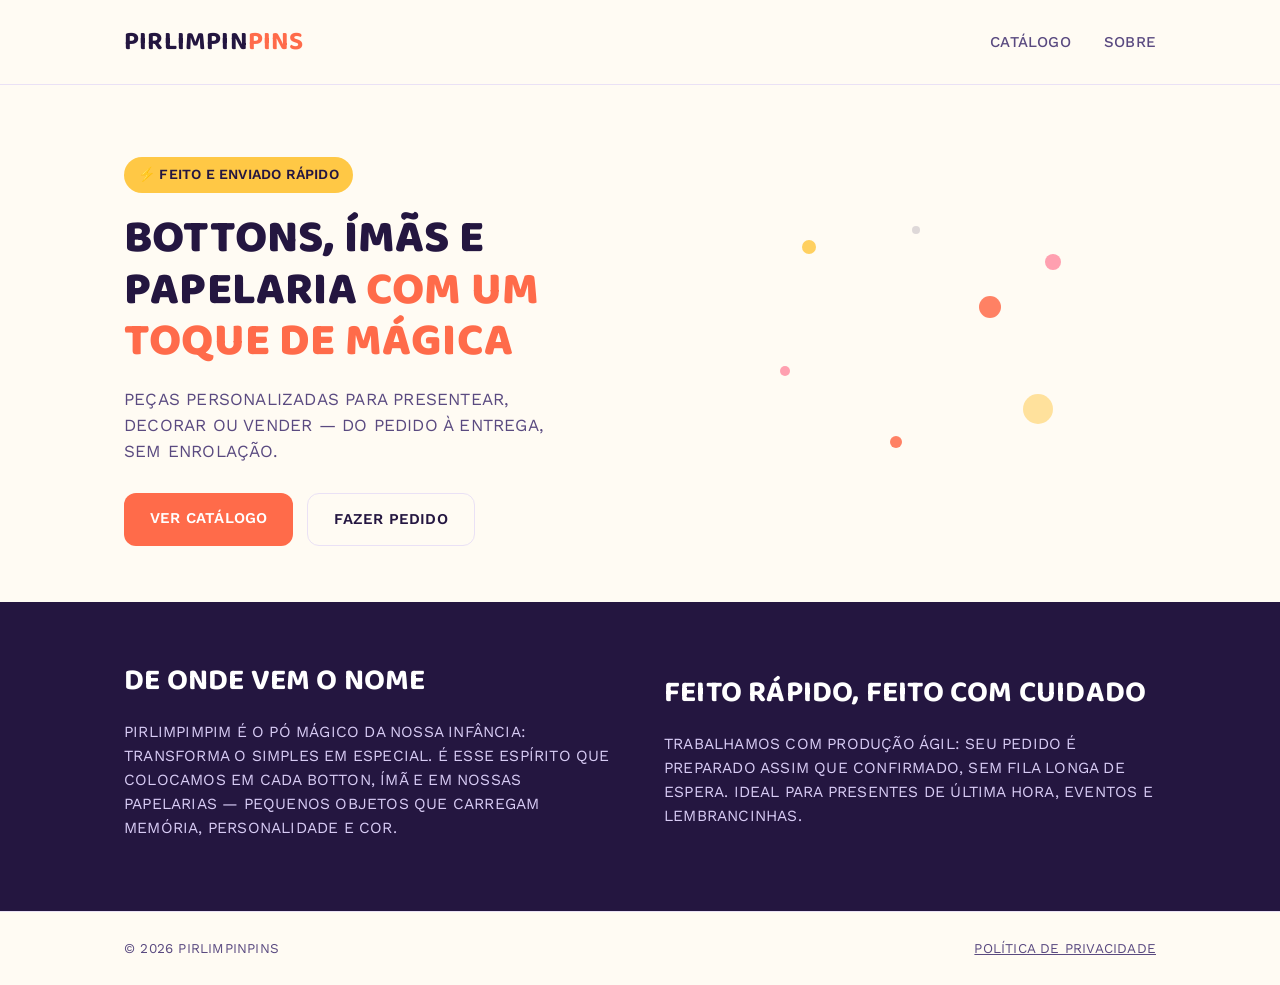
<file: index.html>
<!DOCTYPE html>
<html lang="pt-BR">
<head>
<meta charset="UTF-8">
<meta name="viewport" content="width=device-width, initial-scale=1.0">
<title>Pirlimpinpins — Bottons, ímãs e papelaria personalizadas</title>
<meta name="description" content="Bottons, ímãs de geladeira e papelaria personalizadas, feitos rápido e com capricho. Peça pelo WhatsApp.">
<link rel="stylesheet" href="style.css?v=__VERSION__">
</head>
<body>

<header>
  <div class="wrap">
    <div class="brand">Pirlimpin<span>pins</span></div>
    <nav>
      <a href="catalogo.html">Catálogo</a>
      <a href="#sobre">Sobre</a>
    </nav>
  </div>
</header>

<section class="hero">
  <div class="wrap">
    <div>
      <div class="badge-fast">⚡ Feito e enviado rápido</div>
      <h1>Bottons, ímãs e papelaria <em>com um toque de mágica</em></h1>
      <p class="lead">Peças personalizadas para presentear, decorar ou vender — do pedido à entrega, sem enrolação.</p>
      <div class="hero-actions">
        <a href="catalogo.html" class="btn btn-primary">Ver catálogo</a>
        <a href="#" class="btn btn-ghost whatsapp-generic" target="_blank" rel="noopener">Fazer pedido</a>
      </div>
    </div>
    <div class="dust" aria-hidden="true">
      <span style="width:14px;height:14px;background:var(--gold);top:10%;left:20%;"></span>
      <span style="width:22px;height:22px;background:var(--coral);top:30%;left:60%;"></span>
      <span style="width:10px;height:10px;background:var(--pink);top:55%;left:15%;"></span>
      <span style="width:30px;height:30px;background:var(--gold);top:65%;left:70%;opacity:0.5;"></span>
      <span style="width:16px;height:16px;background:var(--pink);top:15%;left:75%;"></span>
      <span style="width:12px;height:12px;background:var(--coral);top:80%;left:40%;"></span>
      <span style="width:8px;height:8px;background:var(--ink);top:5%;left:45%;opacity:0.15;"></span>
    </div>
  </div>
</section>

<section class="sobre" id="sobre">
  <div class="wrap">
    <div>
      <h2>De onde vem o nome</h2>
      <p>Pirlimpimpim é o pó mágico da nossa infância: transforma o simples em especial. É esse espírito que colocamos em cada botton, ímã e em nossas papelarias — pequenos objetos que carregam memória, personalidade e cor.</p>
    </div>
    <div>
      <h2>Feito rápido, feito com cuidado</h2>
      <p>Trabalhamos com produção ágil: seu pedido é preparado assim que confirmado, sem fila longa de espera. Ideal para presentes de última hora, eventos e lembrancinhas.</p>
    </div>
  </div>
</section>

<footer>
  <div class="wrap">
    <span>© <span id="ano"></span> Pirlimpinpins</span>
    <a href="privacidade.html">Política de privacidade</a>
  </div>
</footer>

<script src="app.js?v=__VERSION__"></script>
</body>
</html>
</file>
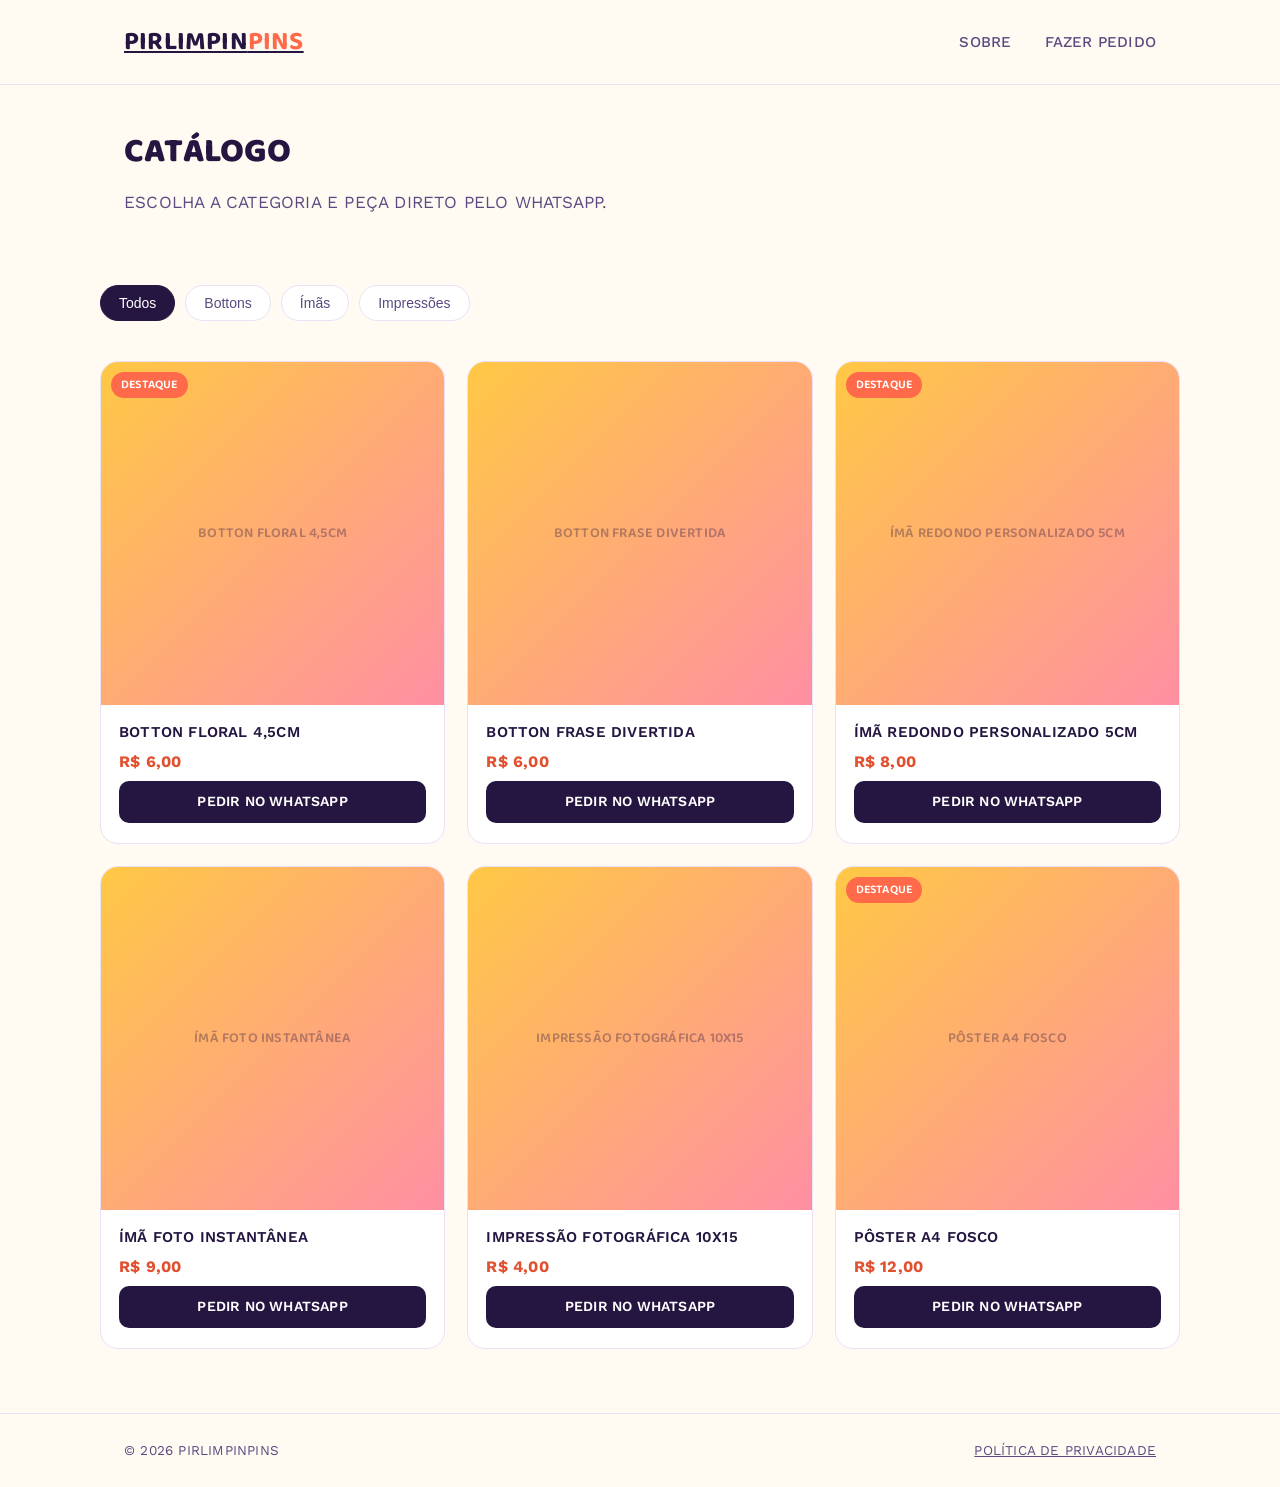
<file: catalogo.html>
<!DOCTYPE html>
<html lang="pt-BR">
<head>
<meta charset="UTF-8">
<meta name="viewport" content="width=device-width, initial-scale=1.0">
<title>Catálogo — Pirlimpinpins</title>
<meta name="description" content="Catálogo de bottons, ímãs de geladeira e impressões personalizadas da Pirlimpinpins.">
<link rel="stylesheet" href="style.css">
</head>
<body>

<header>
  <div class="wrap">
    <a class="brand" href="index.html">Pirlimpin<span>pins</span></a>
    <nav>
      <a href="index.html#sobre">Sobre</a>
      <a href="#" class="whatsapp-generic" target="_blank" rel="noopener">Fazer pedido</a>
    </nav>
  </div>
</header>

<section class="hero" style="padding:48px 0 12px;">
  <div class="wrap" style="display:block;">
    <h1 style="font-size:34px; max-width:none;">Catálogo</h1>
    <p class="lead" style="max-width:520px;">Escolha a categoria e peça direto pelo WhatsApp.</p>
  </div>
</section>

<section class="categorias wrap">
  <div class="tabs" id="tabs">
    <button class="tab active" data-cat="todos">Todos</button>
    <button class="tab" data-cat="bottons">Bottons</button>
    <button class="tab" data-cat="imas">Ímãs</button>
    <button class="tab" data-cat="impressoes">Impressões</button>
  </div>
</section>

<section class="catalogo wrap">
  <div class="grid" id="grid">
    <!-- produtos inseridos via JS a partir de produtos.json -->
  </div>
</section>

<footer>
  <div class="wrap">
    <span>© <span id="ano"></span> Pirlimpinpins</span>
    <a href="privacidade.html">Política de privacidade</a>
  </div>
</footer>

<script src="app.js"></script>
</body>
</html>
</file>
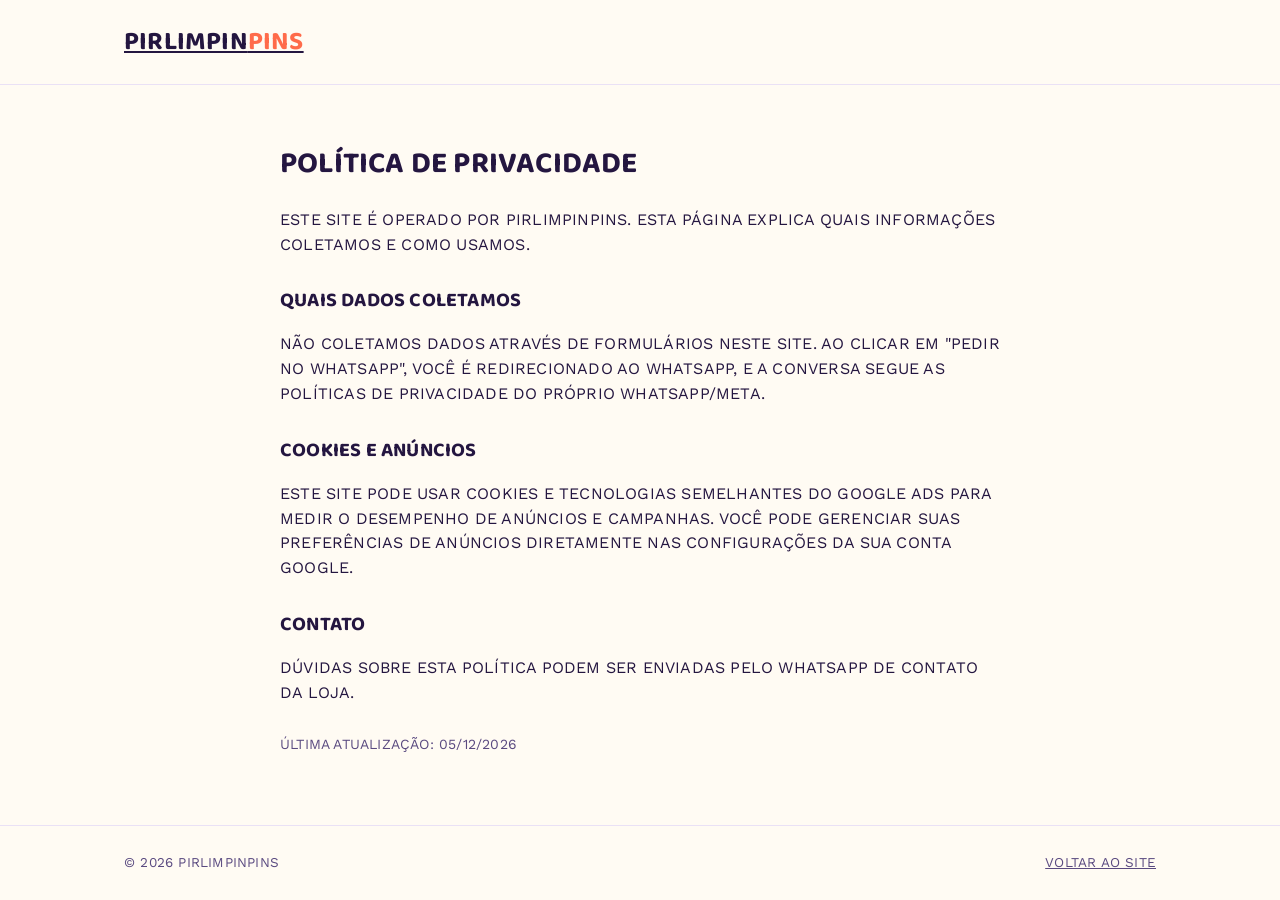
<file: privacidade.html>
<!DOCTYPE html>
<html lang="pt-BR">
<head>
<meta charset="UTF-8">
<meta name="viewport" content="width=device-width, initial-scale=1.0">
<title>Política de Privacidade — Pirlimpinpins</title>
<link rel="stylesheet" href="style.css">
</head>
<body>
<header>
  <div class="wrap">
    <a class="brand" href="index.html">Pirlimpin<span>pins</span></a>
  </div>
</header>

<section class="wrap" style="padding:56px 0; max-width:720px;">
  <h1 style="font-size:30px; margin-bottom:20px;">Política de Privacidade</h1>
  <p>Este site é operado por Pirlimpinpins. Esta página explica quais informações coletamos e como usamos.</p>

  <h2 style="font-size:20px; margin-top:28px;">Quais dados coletamos</h2>
  <p>Não coletamos dados através de formulários neste site. Ao clicar em "Pedir no WhatsApp", você é redirecionado ao WhatsApp, e a conversa segue as políticas de privacidade do próprio WhatsApp/Meta.</p>

  <h2 style="font-size:20px; margin-top:28px;">Cookies e anúncios</h2>
  <p>Este site pode usar cookies e tecnologias semelhantes do Google Ads para medir o desempenho de anúncios e campanhas. Você pode gerenciar suas preferências de anúncios diretamente nas configurações da sua conta Google.</p>

  <h2 style="font-size:20px; margin-top:28px;">Contato</h2>
  <p>Dúvidas sobre esta política podem ser enviadas pelo WhatsApp de contato da loja.</p>

  <p style="margin-top:28px; color: var(--ink-soft); font-size:14px;">Última atualização: <span id="data"></span></p>
</section>

<footer>
  <div class="wrap">
    <span>© <span id="ano"></span> Pirlimpinpins</span>
    <a href="index.html">Voltar ao site</a>
  </div>
</footer>

<script>
  document.getElementById("ano").textContent = new Date().getFullYear();
  document.getElementById("data").textContent = new Date().toLocaleDateString("pt-BR");
</script>
</body>
</html>
</file>
<file: style.css>
@import url('https://fonts.googleapis.com/css2?family=Baloo+2:wght@500;600;700;800&family=Work+Sans:wght@400;500;600&display=swap');

:root {
  --bg: #FFFBF3;
  --ink: #241640;
  --ink-soft: #5A4A80;
  --coral: #FF6B4A;
  --coral-dark: #E1502F;
  --gold: #FFC845;
  --pink: #FF8FA3;
  --card: #FFFFFF;
  --line: #EAE1F5;
  --radius: 18px;
}

* { box-sizing: border-box; }

html { scroll-behavior: smooth; }

body {
  margin: 0;
  background: var(--bg);
  color: var(--ink);
  font-family: 'Work Sans', sans-serif;
  line-height: 1.55;
  text-transform: uppercase;
  letter-spacing: 0.2px;
}

h1, h2, h3, .brand {
  font-family: 'Baloo 2', sans-serif;
  color: var(--ink);
  margin: 0;
}

a { color: inherit; }

.wrap {
  max-width: 1080px;
  margin: 0 auto;
  padding: 0 24px;
}

/* Header */
header {
  padding: 22px 0;
  border-bottom: 1px solid var(--line);
}

header .wrap {
  display: flex;
  align-items: center;
  justify-content: space-between;
}

.brand {
  font-size: 26px;
  font-weight: 700;
  letter-spacing: 0.2px;
}

.brand span {
  color: var(--coral);
}

nav a {
  text-decoration: none;
  font-weight: 500;
  color: var(--ink-soft);
  margin-left: 28px;
  font-size: 15px;
}

nav a:hover { color: var(--coral); }

/* Hero */
.hero {
  padding: 72px 0 56px;
  position: relative;
  overflow: hidden;
}

.hero .wrap {
  display: grid;
  grid-template-columns: 1.1fr 0.9fr;
  gap: 48px;
  align-items: center;
}

.hero h1 {
  font-size: 46px;
  line-height: 1.12;
  font-weight: 800;
  max-width: 480px;
}

.hero h1 em {
  font-style: normal;
  color: var(--coral);
}

.hero p.lead {
  margin-top: 18px;
  font-size: 17px;
  color: var(--ink-soft);
  max-width: 420px;
}

.badge-fast {
  display: inline-flex;
  align-items: center;
  gap: 8px;
  background: var(--gold);
  color: var(--ink);
  font-weight: 600;
  font-size: 14px;
  padding: 7px 14px;
  border-radius: 999px;
  margin-bottom: 20px;
}

.hero-actions {
  margin-top: 28px;
  display: flex;
  gap: 14px;
}

.btn {
  display: inline-block;
  padding: 14px 26px;
  border-radius: 12px;
  font-weight: 600;
  font-size: 15px;
  text-decoration: none;
  border: none;
  cursor: pointer;
  font-family: inherit;
}

.btn-primary {
  background: var(--coral);
  color: #fff;
}
.btn-primary:hover { background: var(--coral-dark); }

.btn-ghost {
  background: transparent;
  color: var(--ink);
  border: 1.5px solid var(--line);
}
.btn-ghost:hover { border-color: var(--coral); color: var(--coral); }

/* Dust illustration */
.dust {
  position: relative;
  height: 280px;
}

.dust span {
  position: absolute;
  border-radius: 50%;
  opacity: 0.85;
}

/* Category tabs */
.categorias {
  padding: 40px 0 0;
}

.tabs {
  display: flex;
  gap: 10px;
  margin-bottom: 32px;
  flex-wrap: wrap;
}

.tab {
  padding: 9px 18px;
  border-radius: 999px;
  border: 1.5px solid var(--line);
  background: var(--card);
  font-weight: 500;
  font-size: 14px;
  cursor: pointer;
  color: var(--ink-soft);
}

.tab.active {
  background: var(--ink);
  border-color: var(--ink);
  color: #fff;
}

/* Catalog */
.catalogo {
  padding: 8px 0 64px;
}

.grid {
  display: grid;
  grid-template-columns: repeat(3, 1fr);
  gap: 22px;
}

.card {
  background: var(--card);
  border-radius: var(--radius);
  border: 1px solid var(--line);
  overflow: hidden;
  display: flex;
  flex-direction: column;
}

.card-img {
  aspect-ratio: 1 / 1;
  background: linear-gradient(135deg, var(--gold), var(--pink));
  display: flex;
  align-items: center;
  justify-content: center;
  color: rgba(36, 22, 64, 0.35);
  font-family: 'Baloo 2', sans-serif;
  font-weight: 600;
  font-size: 14px;
  text-align: center;
  padding: 12px;
}

.card-img img {
  width: 100%;
  height: 100%;
  object-fit: cover;
}

.card-body {
  padding: 16px 18px 20px;
  display: flex;
  flex-direction: column;
  gap: 6px;
  flex: 1;
}

.card-nome {
  font-weight: 600;
  font-size: 15px;
}

.card-preco {
  color: var(--coral-dark);
  font-weight: 700;
  font-size: 16px;
}

.card-cta {
  margin-top: auto;
  padding-top: 12px;
  text-align: center;
  background: var(--ink);
  color: #fff;
  border-radius: 10px;
  font-size: 14px;
  font-weight: 600;
  text-decoration: none;
  padding: 10px;
}

.card-cta:hover { background: var(--coral); }

.destaque-tag {
  position: absolute;
  top: 10px;
  left: 10px;
  background: var(--coral);
  color: #fff;
  font-size: 12px;
  font-weight: 600;
  padding: 4px 10px;
  border-radius: 999px;
}

.card-img { position: relative; }

/* Sobre */
.sobre {
  background: var(--ink);
  color: #F4EFFF;
  padding: 56px 0;
}

.sobre .wrap {
  display: grid;
  grid-template-columns: 1fr 1fr;
  gap: 48px;
  align-items: center;
}

.sobre h2 {
  color: #fff;
  font-size: 30px;
  margin-bottom: 14px;
}

.sobre p {
  color: #D8CCF5;
  font-size: 15.5px;
}

/* Contato */
.contato {
  padding: 64px 0;
  text-align: center;
}

.contato h2 {
  font-size: 28px;
  margin-bottom: 10px;
}

.contato p {
  color: var(--ink-soft);
  max-width: 480px;
  margin: 0 auto 26px;
}

/* Footer */
footer {
  border-top: 1px solid var(--line);
  padding: 26px 0;
  font-size: 13.5px;
  color: var(--ink-soft);
}

footer .wrap {
  display: flex;
  justify-content: space-between;
  align-items: center;
  flex-wrap: wrap;
  gap: 10px;
}

footer a { color: var(--ink-soft); text-decoration: underline; }

@media (max-width: 760px) {
  .hero .wrap { grid-template-columns: 1fr; }
  .hero h1 { font-size: 34px; }
  .dust { display: none; }
  .grid { grid-template-columns: repeat(2, 1fr); }
  .sobre .wrap { grid-template-columns: 1fr; }
  nav { display: none; }
}

@media (max-width: 480px) {
  .grid { grid-template-columns: 1fr; }
}
</file>
